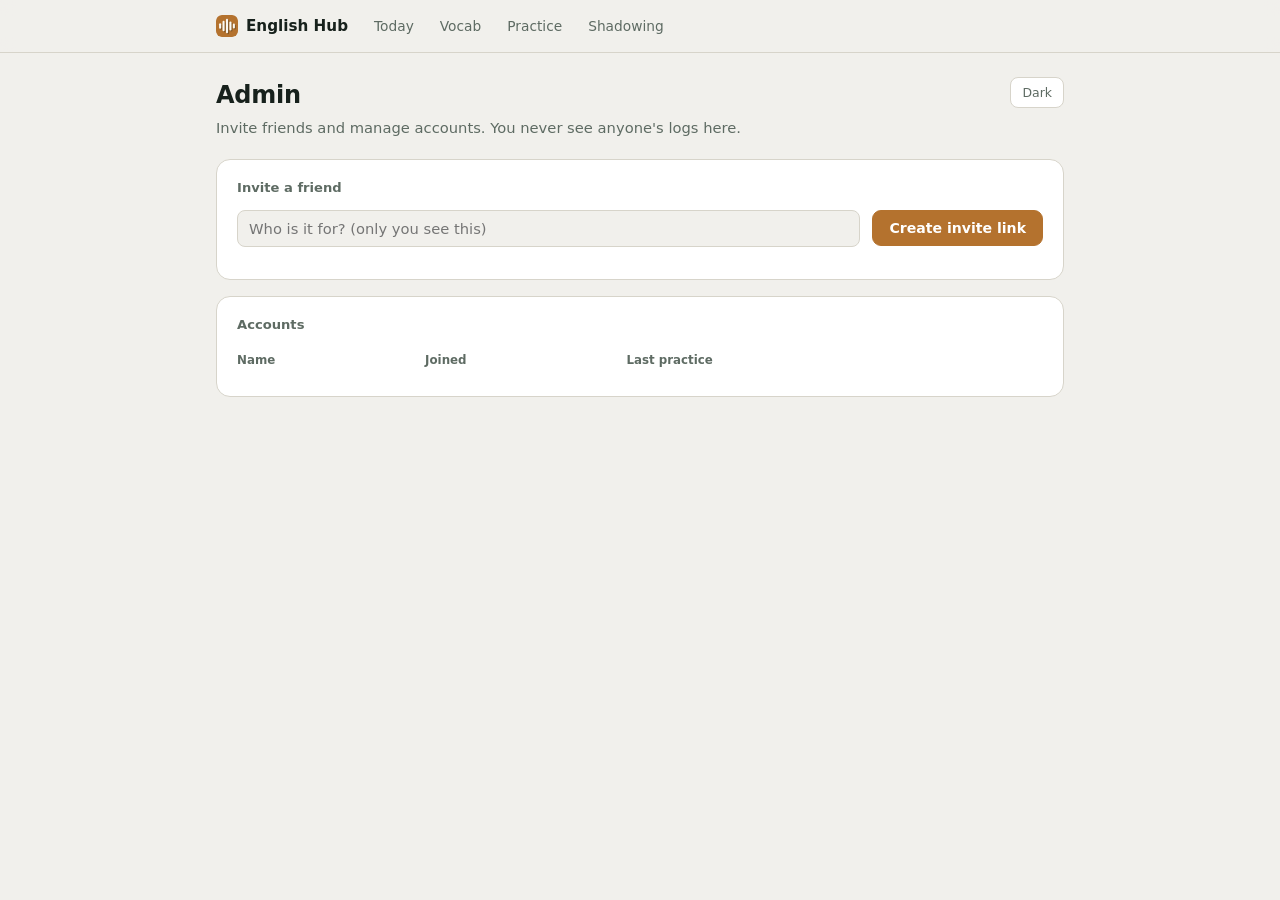
<file: web/admin.html>
<!DOCTYPE html>
<html lang="en">
<head>
<meta charset="UTF-8">
<meta name="viewport" content="width=device-width, initial-scale=1, viewport-fit=cover">
<title>Admin · English Hub</title>
<link rel="icon" href="/icons/icon.svg" type="image/svg+xml">
<link rel="icon" href="/icons/icon-32.png" type="image/png" sizes="32x32">
<link rel="apple-touch-icon" href="/apple-touch-icon.png">
<link rel="manifest" href="/manifest.webmanifest">
<meta name="theme-color" content="#1F6FD1">
<link rel="preconnect" href="https://fonts.googleapis.com">
<link rel="preconnect" href="https://fonts.gstatic.com" crossorigin>
<link href="https://fonts.googleapis.com/css2?family=Plus+Jakarta+Sans:wght@400;500;600;700;800&family=JetBrains+Mono:wght@500;700&display=swap" rel="stylesheet">
<link rel="stylesheet" href="/static/app.css">
<style>
  .linkbox { display: flex; gap: 8px; margin-top: 12px; }
  .linkbox input { flex: 1; min-width: 0; font-family: 'JetBrains Mono', ui-monospace, monospace; font-size: 0.8rem; }
  table { width: 100%; border-collapse: collapse; font-size: 0.86rem; }
  th { text-align: left; font-size: 0.74rem; color: var(--muted); font-weight: 600; padding: 6px 8px 8px 0; }
  td { padding: 10px 8px 10px 0; border-top: 1px solid var(--line); vertical-align: middle; }
  td.actions { text-align: right; white-space: nowrap; }
  .tag { font-size: 0.68rem; font-weight: 600; padding: 2px 7px; border-radius: 99px; background: var(--surface-2); color: var(--muted); margin-left: 6px; }
  .off { opacity: 0.55; }
  @media (max-width: 600px) { .hide-sm { display: none; } }
</style>
</head>
<body class="hub">
<nav id="appNav"></nav>
<div class="wrap">

  <header class="page-head">
    <div>
      <h1>Admin</h1>
      <p>Invite friends and manage accounts. You never see anyone's logs here.</p>
    </div>
    <button class="theme-btn" id="themeToggle" type="button">Dark</button>
  </header>

  <section class="card">
    <h2>Invite a friend</h2>
    <div class="row">
      <div class="field" style="margin:0"><input class="input" id="note" placeholder="Who is it for? (only you see this)" maxlength="200"></div>
      <div style="flex:0 0 auto;min-width:0"><button class="btn primary" id="inviteBtn" type="button">Create invite link</button></div>
    </div>
    <div id="linkOut" hidden>
      <div class="linkbox"><input class="input" id="linkUrl" readonly><button class="btn" id="copyBtn" type="button">Copy</button></div>
      <p class="muted small" id="linkNote" style="margin:8px 0 0"></p>
    </div>
    <div id="pending" style="margin-top:14px"></div>
  </section>

  <section class="card">
    <h2>Accounts</h2>
    <table>
      <thead><tr><th>Name</th><th class="hide-sm">Joined</th><th class="hide-sm">Last practice</th><th></th></tr></thead>
      <tbody id="users"></tbody>
    </table>
  </section>

</div>
<script src="/static/app.js"></script>
<script>
(function () {
  "use strict";
  var $ = function (id) { return document.getElementById(id); };
  var meId = null;

  function showLink(url, note) {
    $("linkOut").hidden = false;
    $("linkUrl").value = url;
    $("linkNote").textContent = note;
    $("linkUrl").select();
  }

  $("copyBtn").addEventListener("click", function () {
    var v = $("linkUrl").value;
    (navigator.clipboard ? navigator.clipboard.writeText(v) : Promise.reject()).then(function () {
      Hub.toast("Copied. Send it to your friend.");
    }).catch(function () { $("linkUrl").select(); document.execCommand("copy"); Hub.toast("Copied."); });
  });

  $("inviteBtn").addEventListener("click", function () {
    Hub.api("POST", "/api/admin/invites", { note: $("note").value }).then(function (r) {
      showLink(r.url, "Works once, for " + r.days + " days. Anyone with this link can create an account, so send it privately.");
      $("note").value = "";
      loadInvites();
    }).catch(function (e) { Hub.toast(e.message); });
  });

  function loadInvites() {
    return Hub.api("GET", "/api/admin/invites").then(function (list) {
      var box = $("pending");
      box.innerHTML = "";
      if (!list.length) return;
      var h = document.createElement("div");
      h.className = "muted small";
      h.textContent = "Unused invites:";
      box.appendChild(h);
      list.forEach(function (inv) {
        var row = document.createElement("div");
        row.className = "btn-row small";
        row.style.cssText = "display:flex;justify-content:space-between;align-items:center;padding:6px 0;border-top:1px solid var(--line)";
        var t = document.createElement("span");
        t.textContent = (inv.note || "(no note)") + " · expires " + inv.expires_at.slice(0, 10);
        var b = document.createElement("button");
        b.className = "btn small danger";
        b.type = "button";
        b.textContent = "Revoke";
        Hub.armed(b, "Revoke?", function () {
          Hub.api("DELETE", "/api/admin/invites/" + inv.id).then(loadInvites);
        });
        row.appendChild(t);
        row.appendChild(b);
        box.appendChild(row);
      });
    });
  }

  function loadUsers() {
    return Hub.api("GET", "/api/admin/users").then(function (list) {
      var tb = $("users");
      tb.innerHTML = "";
      list.forEach(function (u) {
        var tr = document.createElement("tr");
        if (!u.isActive) tr.className = "off";
        var name = document.createElement("td");
        name.textContent = u.displayName + " ";
        var un = document.createElement("span");
        un.className = "muted small mono";
        un.textContent = u.username;
        name.appendChild(un);
        if (u.isAdmin) { var t = document.createElement("span"); t.className = "tag"; t.textContent = "admin"; name.appendChild(t); }
        if (!u.isActive) { var t2 = document.createElement("span"); t2.className = "tag"; t2.textContent = "off"; name.appendChild(t2); }
        var joined = document.createElement("td");
        joined.className = "hide-sm muted small";
        joined.textContent = u.createdAt.slice(0, 10);
        var last = document.createElement("td");
        last.className = "hide-sm muted small";
        last.textContent = u.lastActive || "–";
        var act = document.createElement("td");
        act.className = "actions";
        var reset = document.createElement("button");
        reset.className = "btn small";
        reset.type = "button";
        reset.textContent = "Reset password";
        reset.addEventListener("click", function () {
          Hub.api("POST", "/api/admin/users/" + u.id + "/reset").then(function (r) {
            showLink(r.url, "Password-reset link for " + u.displayName + ". Works once, for " + r.days + " days.");
            window.scrollTo({ top: 0, behavior: "smooth" });
          }).catch(function (e) { Hub.toast(e.message); });
        });
        act.appendChild(reset);
        if (u.id !== meId) {
          var tog = document.createElement("button");
          tog.className = "btn small" + (u.isActive ? " danger" : "");
          tog.type = "button";
          tog.style.marginLeft = "6px";
          tog.textContent = u.isActive ? "Turn off" : "Turn on";
          var run = function () {
            Hub.api("PUT", "/api/admin/users/" + u.id + "/active", { active: !u.isActive }).then(loadUsers)
              .catch(function (e) { Hub.toast(e.message); });
          };
          if (u.isActive) Hub.armed(tog, "Sure?", run); else tog.addEventListener("click", run);
          act.appendChild(tog);
        }
        tr.appendChild(name); tr.appendChild(joined); tr.appendChild(last); tr.appendChild(act);
        tb.appendChild(tr);
      });
    });
  }

  Hub.setupTheme();
  Hub.me().then(function (m) { meId = m.id; return Promise.all([loadUsers(), loadInvites()]); })
    .catch(function (e) { Hub.toast(e.message); });
})();
</script>
</body>
</html>
</file>
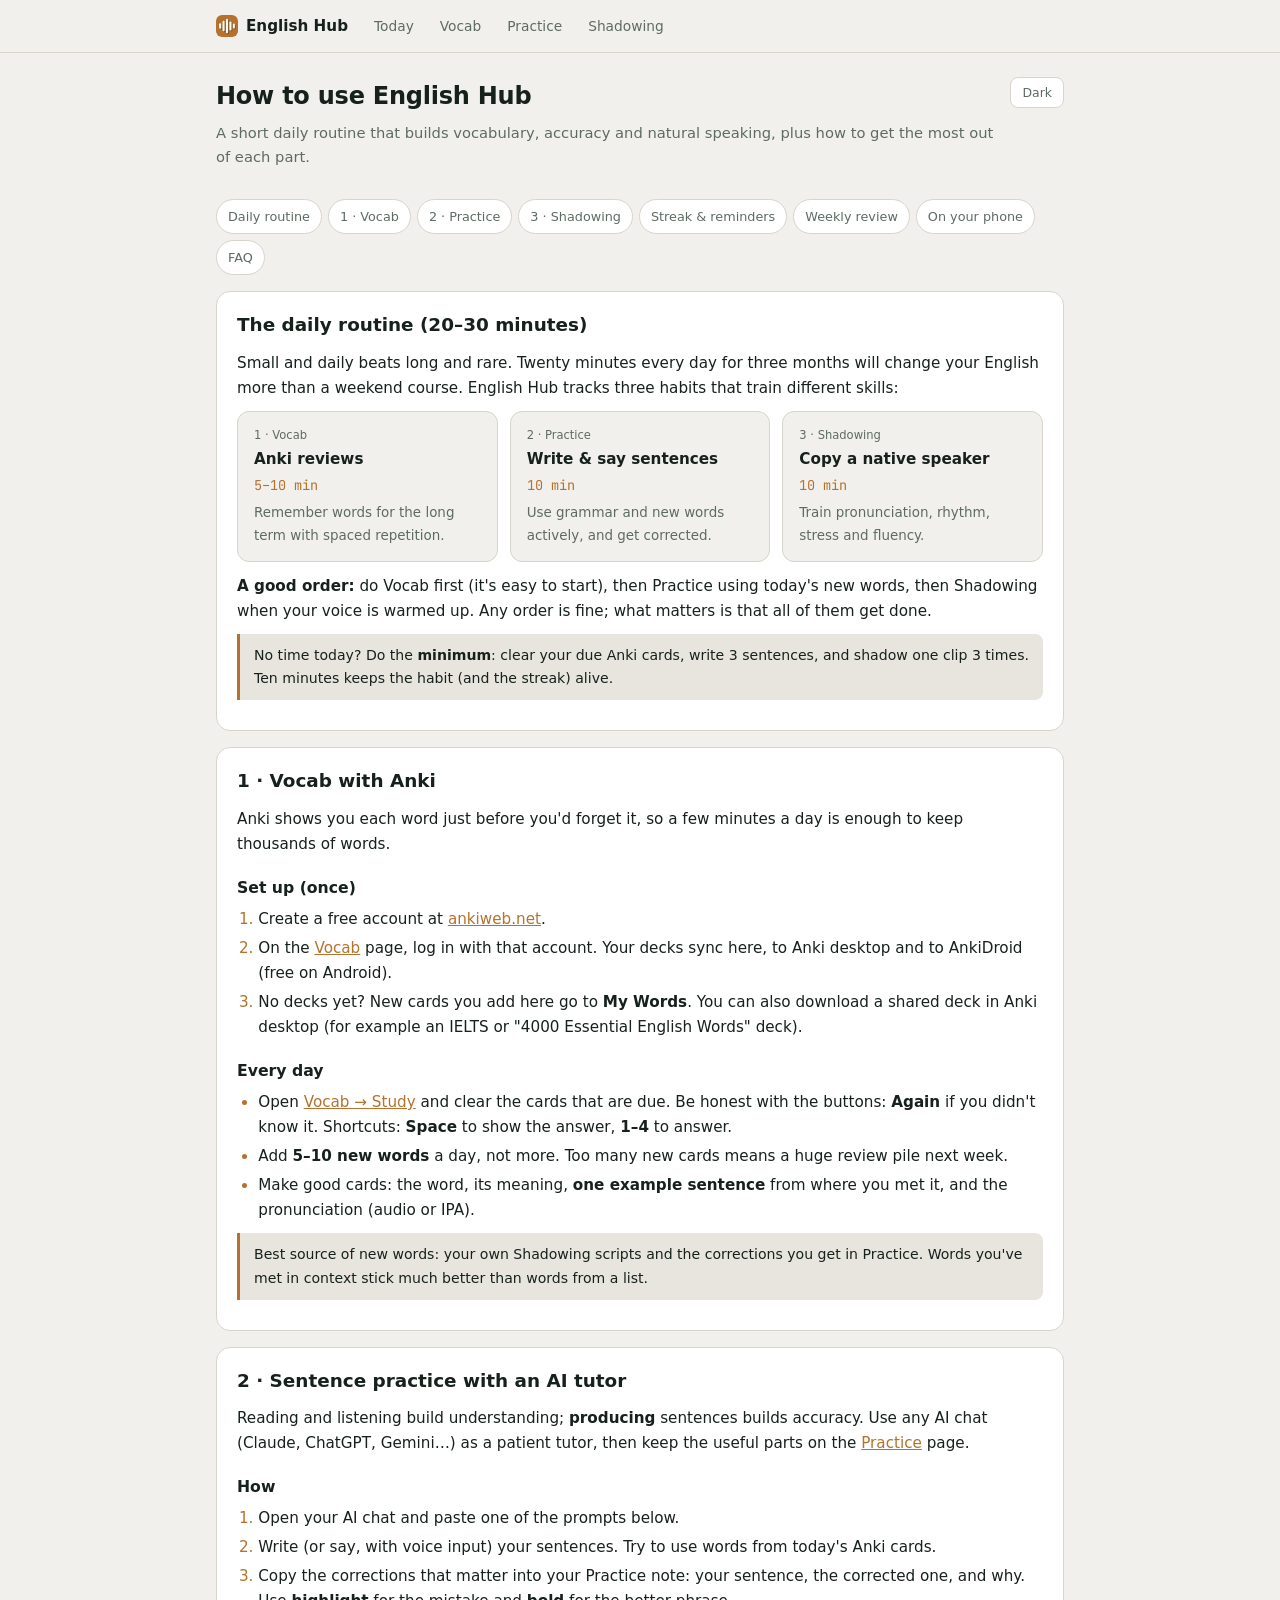
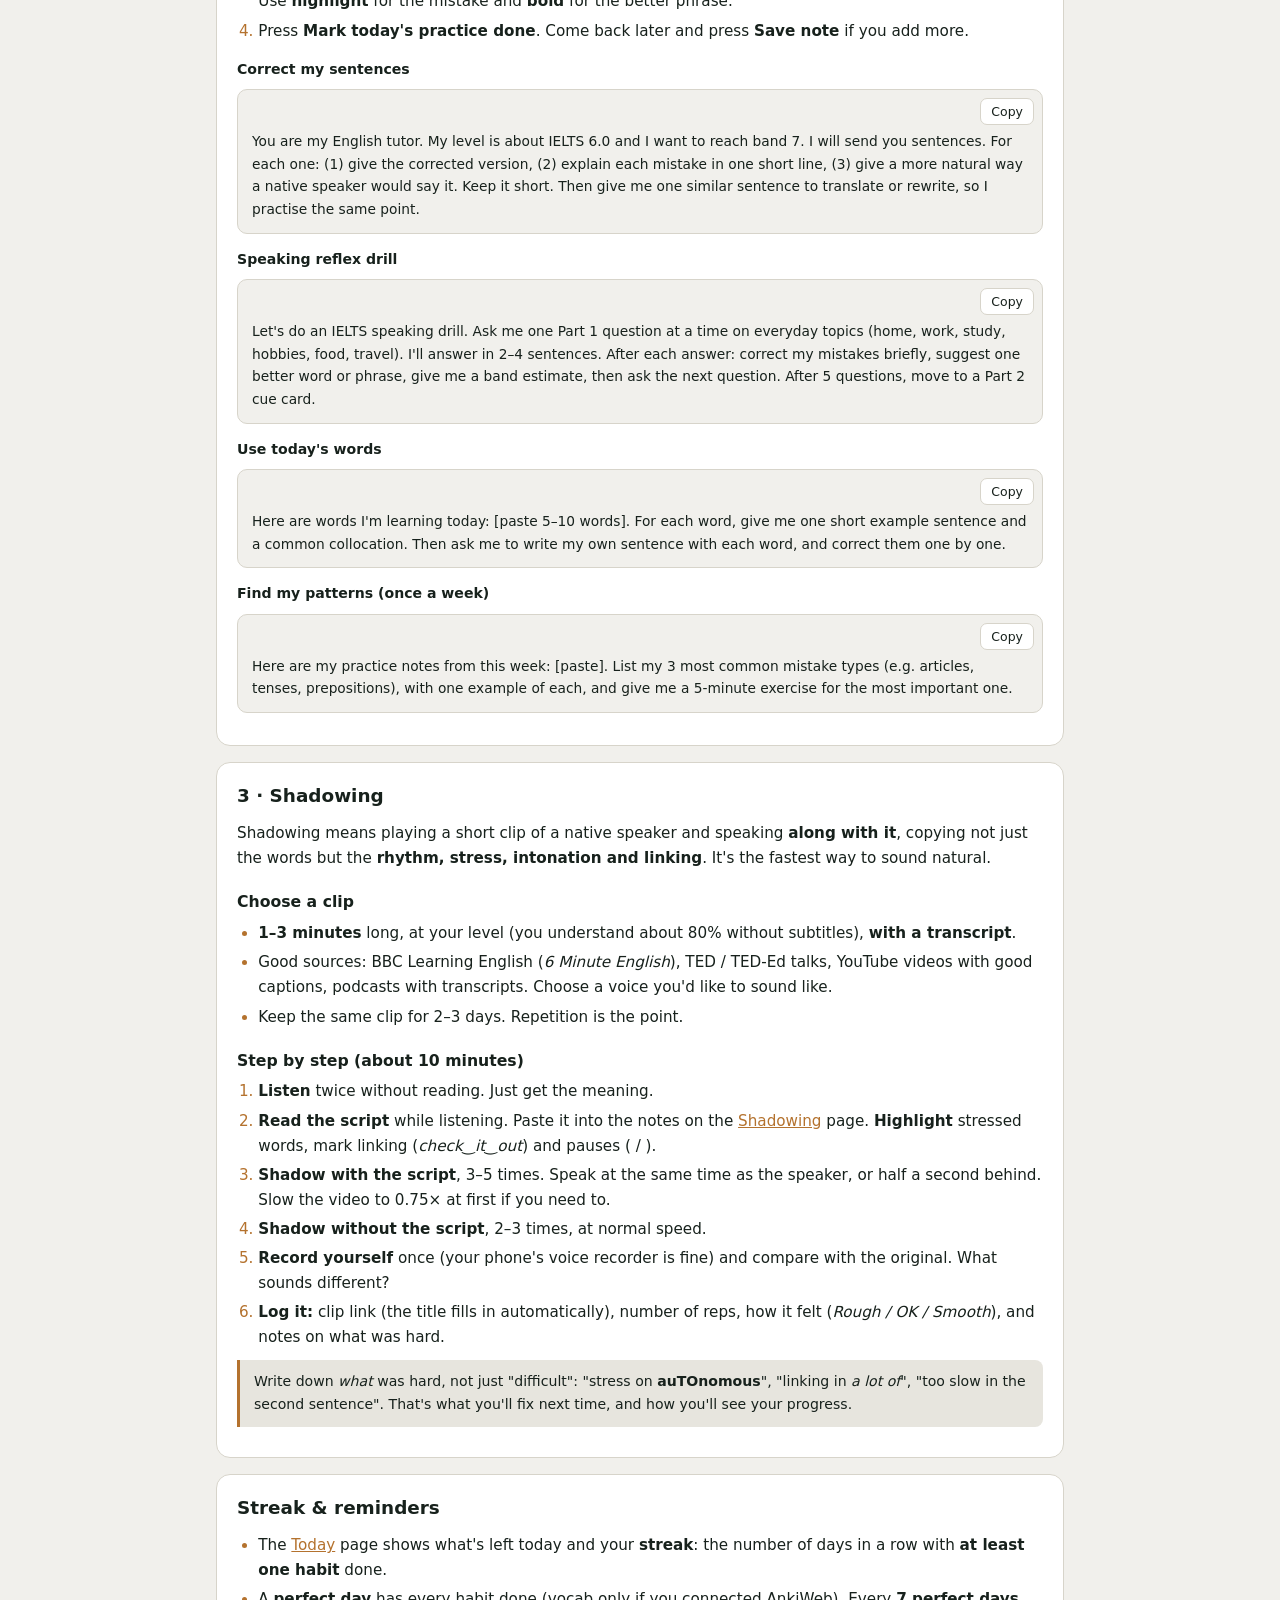
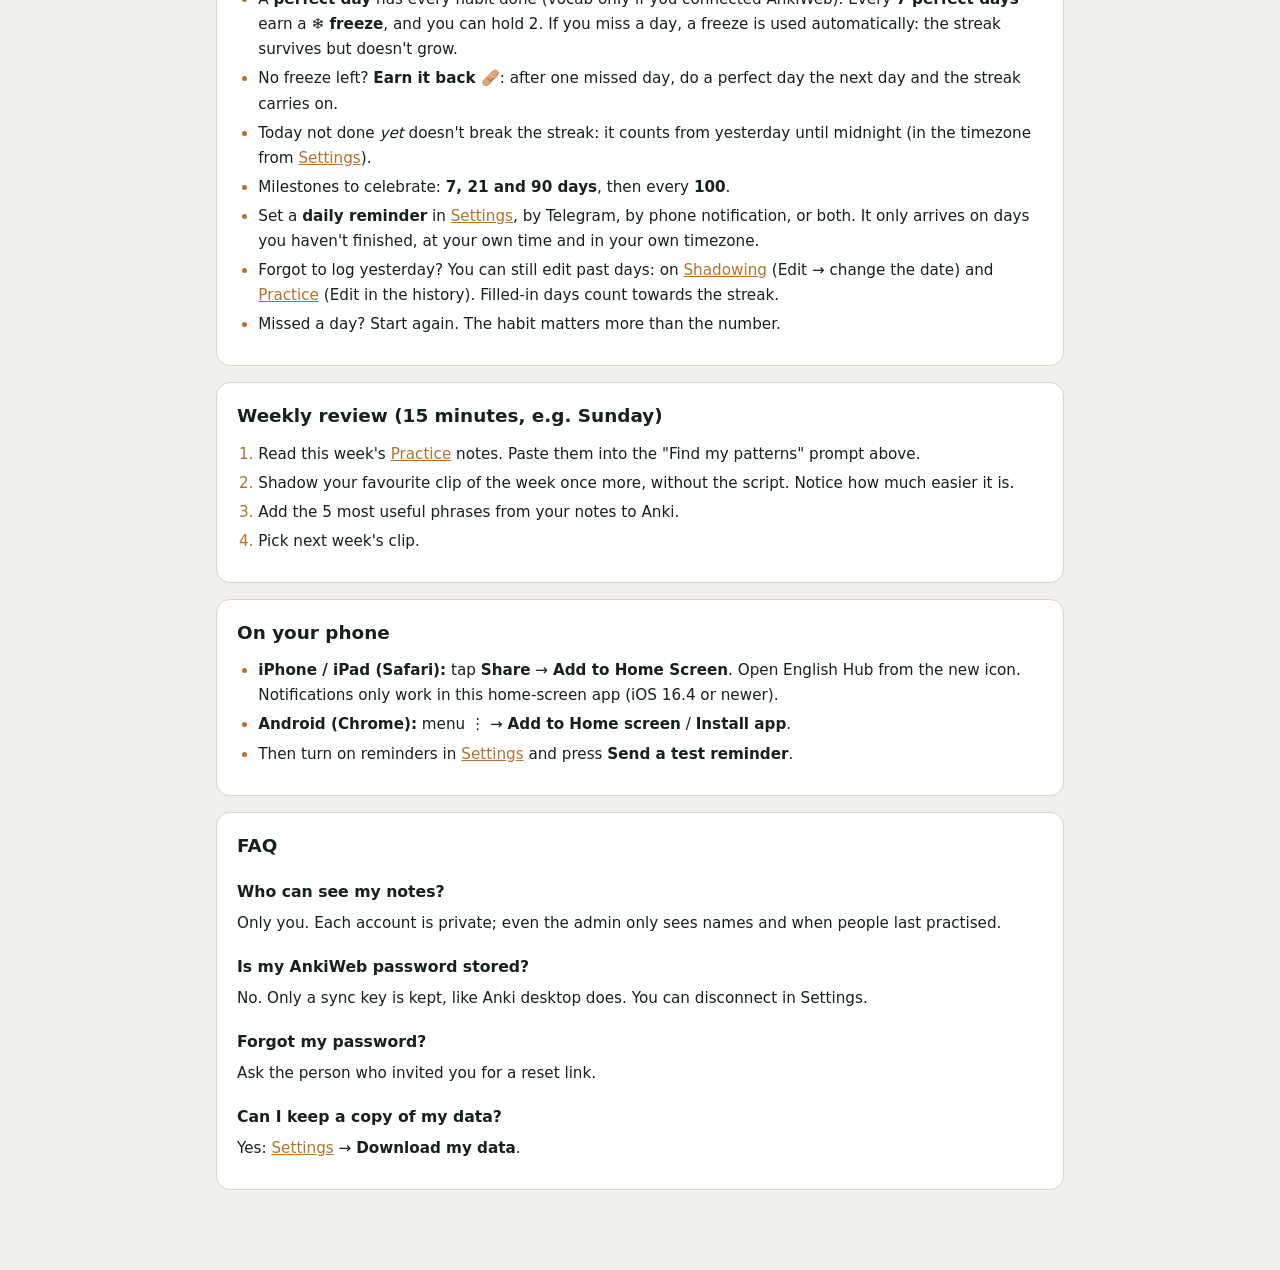
<file: web/guide.html>
<!DOCTYPE html>
<html lang="en">
<head>
<meta charset="UTF-8">
<meta name="viewport" content="width=device-width, initial-scale=1, viewport-fit=cover">
<title>Guide · English Hub</title>
<link rel="icon" href="/icons/icon.svg" type="image/svg+xml">
<link rel="icon" href="/icons/icon-32.png" type="image/png" sizes="32x32">
<link rel="apple-touch-icon" href="/apple-touch-icon.png">
<link rel="manifest" href="/manifest.webmanifest">
<meta name="theme-color" content="#1F6FD1">
<link rel="preconnect" href="https://fonts.googleapis.com">
<link rel="preconnect" href="https://fonts.gstatic.com" crossorigin>
<link href="https://fonts.googleapis.com/css2?family=Plus+Jakarta+Sans:wght@400;500;600;700;800&family=JetBrains+Mono:wght@500;700&display=swap" rel="stylesheet">
<link rel="stylesheet" href="/static/app.css">
<style>
  .guide { line-height: 1.65; font-size: 0.95rem; }
  .guide h2 { font-size: 1.15rem; color: var(--text); margin: 0 0 10px; font-weight: 700; scroll-margin-top: 70px; }
  .guide h3 { font-size: 0.98rem; margin: 18px 0 6px; }
  .guide p { margin: 0 0 10px; }
  .guide ul, .guide ol { margin: 0 0 10px; padding-left: 1.4em; }
  .guide li { margin-bottom: 4px; }
  .guide li::marker { color: var(--accent); }
  .toc { display: flex; flex-wrap: wrap; gap: 6px; margin-bottom: 16px; }
  .toc a { font-size: 0.8rem; padding: 6px 11px; border-radius: 99px; background: var(--surface); border: 1px solid var(--line); text-decoration: none; color: var(--muted) !important; }
  .toc a:hover { border-color: var(--accent); color: var(--accent) !important; }
  .routine { display: grid; grid-template-columns: repeat(3, 1fr); gap: 12px; margin: 6px 0 12px; }
  @media (max-width: 680px) { .routine { grid-template-columns: 1fr; } }
  .step { border: 1px solid var(--line); border-radius: 12px; padding: 14px 16px; background: var(--bg); }
  .step .n { font-size: 0.72rem; color: var(--muted); }
  .step .t { font-weight: 700; margin: 2px 0 2px; }
  .step .m { font-family: 'JetBrains Mono', ui-monospace, monospace; color: var(--accent); font-size: 0.85rem; }
  .step p { font-size: 0.84rem; color: var(--muted); margin: 6px 0 0; }
  .prompt { position: relative; background: var(--bg); border: 1px solid var(--line); border-radius: 10px; padding: 12px 14px; margin: 8px 0 14px; font-size: 0.86rem; white-space: pre-wrap; }
  .prompt .copy { position: absolute; top: 8px; right: 8px; }
  .prompt-title { font-weight: 600; font-size: 0.88rem; margin-top: 14px; }
  .tip { border-left: 3px solid var(--accent); background: var(--surface-2); border-radius: 0 8px 8px 0; padding: 10px 14px; margin: 10px 0 12px; font-size: 0.88rem; }
  .guide table { width: 100%; border-collapse: collapse; font-size: 0.86rem; margin: 6px 0 12px; }
  .guide th, .guide td { text-align: left; padding: 7px 8px 7px 0; border-top: 1px solid var(--line); vertical-align: top; }
  .guide th { font-size: 0.74rem; color: var(--muted); border-top: none; }
</style>
</head>
<body class="hub">
<nav id="appNav"></nav>
<div class="wrap guide">

  <header class="page-head">
    <div>
      <h1>How to use English Hub</h1>
      <p>A short daily routine that builds vocabulary, accuracy and natural speaking, plus how to get the most out of each part.</p>
    </div>
    <button class="theme-btn" id="themeToggle" type="button">Dark</button>
  </header>

  <nav class="toc" aria-label="On this page">
    <a href="#routine">Daily routine</a>
    <a href="#vocab">1 · Vocab</a>
    <a href="#practice">2 · Practice</a>
    <a href="#shadowing">3 · Shadowing</a>
    <a href="#streak">Streak &amp; reminders</a>
    <a href="#weekly">Weekly review</a>
    <a href="#phone">On your phone</a>
    <a href="#faq">FAQ</a>
  </nav>

  <section class="card" id="routine">
    <h2>The daily routine (20–30 minutes)</h2>
    <p>Small and daily beats long and rare. Twenty minutes every day for three months will change your English more than a weekend course. English Hub tracks three habits that train different skills:</p>
    <div class="routine">
      <div class="step"><div class="n">1 · Vocab</div><div class="t">Anki reviews</div><div class="m">5–10 min</div><p>Remember words for the long term with spaced repetition.</p></div>
      <div class="step"><div class="n">2 · Practice</div><div class="t">Write &amp; say sentences</div><div class="m">10 min</div><p>Use grammar and new words actively, and get corrected.</p></div>
      <div class="step"><div class="n">3 · Shadowing</div><div class="t">Copy a native speaker</div><div class="m">10 min</div><p>Train pronunciation, rhythm, stress and fluency.</p></div>
    </div>
    <p><b>A good order:</b> do Vocab first (it's easy to start), then Practice using today's new words, then Shadowing when your voice is warmed up. Any order is fine; what matters is that all of them get done.</p>
    <div class="tip">No time today? Do the <b>minimum</b>: clear your due Anki cards, write 3 sentences, and shadow one clip 3 times. Ten minutes keeps the habit (and the streak) alive.</div>
  </section>

  <section class="card" id="vocab">
    <h2>1 · Vocab with Anki</h2>
    <p>Anki shows you each word just before you'd forget it, so a few minutes a day is enough to keep thousands of words.</p>
    <h3>Set up (once)</h3>
    <ol>
      <li>Create a free account at <a href="https://ankiweb.net" target="_blank" rel="noopener">ankiweb.net</a>.</li>
      <li>On the <a href="/vocab">Vocab</a> page, log in with that account. Your decks sync here, to Anki desktop and to AnkiDroid (free on Android).</li>
      <li>No decks yet? New cards you add here go to <b>My Words</b>. You can also download a shared deck in Anki desktop (for example an IELTS or "4000 Essential English Words" deck).</li>
    </ol>
    <h3>Every day</h3>
    <ul>
      <li>Open <a href="/vocab#study">Vocab → Study</a> and clear the cards that are due. Be honest with the buttons: <b>Again</b> if you didn't know it. Shortcuts: <b>Space</b> to show the answer, <b>1–4</b> to answer.</li>
      <li>Add <b>5–10 new words</b> a day, not more. Too many new cards means a huge review pile next week.</li>
      <li>Make good cards: the word, its meaning, <b>one example sentence</b> from where you met it, and the pronunciation (audio or IPA).</li>
    </ul>
    <div class="tip">Best source of new words: your own Shadowing scripts and the corrections you get in Practice. Words you've met in context stick much better than words from a list.</div>
  </section>

  <section class="card" id="practice">
    <h2>2 · Sentence practice with an AI tutor</h2>
    <p>Reading and listening build understanding; <b>producing</b> sentences builds accuracy. Use any AI chat (Claude, ChatGPT, Gemini…) as a patient tutor, then keep the useful parts on the <a href="/practice">Practice</a> page.</p>
    <h3>How</h3>
    <ol>
      <li>Open your AI chat and paste one of the prompts below.</li>
      <li>Write (or say, with voice input) your sentences. Try to use words from today's Anki cards.</li>
      <li>Copy the corrections that matter into your Practice note: your sentence, the corrected one, and why. Use <b>highlight</b> for the mistake and <b>bold</b> for the better phrase.</li>
      <li>Press <b>Mark today's practice done</b>. Come back later and press <b>Save note</b> if you add more.</li>
    </ol>

    <div class="prompt-title">Correct my sentences</div>
    <div class="prompt" data-prompt>You are my English tutor. My level is about IELTS 6.0 and I want to reach band 7. I will send you sentences. For each one: (1) give the corrected version, (2) explain each mistake in one short line, (3) give a more natural way a native speaker would say it. Keep it short. Then give me one similar sentence to translate or rewrite, so I practise the same point.</div>

    <div class="prompt-title">Speaking reflex drill</div>
    <div class="prompt" data-prompt>Let's do an IELTS speaking drill. Ask me one Part 1 question at a time on everyday topics (home, work, study, hobbies, food, travel). I'll answer in 2–4 sentences. After each answer: correct my mistakes briefly, suggest one better word or phrase, give me a band estimate, then ask the next question. After 5 questions, move to a Part 2 cue card.</div>

    <div class="prompt-title">Use today's words</div>
    <div class="prompt" data-prompt>Here are words I'm learning today: [paste 5–10 words]. For each word, give me one short example sentence and a common collocation. Then ask me to write my own sentence with each word, and correct them one by one.</div>

    <div class="prompt-title">Find my patterns (once a week)</div>
    <div class="prompt" data-prompt>Here are my practice notes from this week: [paste]. List my 3 most common mistake types (e.g. articles, tenses, prepositions), with one example of each, and give me a 5-minute exercise for the most important one.</div>
  </section>

  <section class="card" id="shadowing">
    <h2>3 · Shadowing</h2>
    <p>Shadowing means playing a short clip of a native speaker and speaking <b>along with it</b>, copying not just the words but the <b>rhythm, stress, intonation and linking</b>. It's the fastest way to sound natural.</p>
    <h3>Choose a clip</h3>
    <ul>
      <li><b>1–3 minutes</b> long, at your level (you understand about 80% without subtitles), <b>with a transcript</b>.</li>
      <li>Good sources: BBC Learning English (<i>6 Minute English</i>), TED / TED-Ed talks, YouTube videos with good captions, podcasts with transcripts. Choose a voice you'd like to sound like.</li>
      <li>Keep the same clip for 2–3 days. Repetition is the point.</li>
    </ul>
    <h3>Step by step (about 10 minutes)</h3>
    <ol>
      <li><b>Listen</b> twice without reading. Just get the meaning.</li>
      <li><b>Read the script</b> while listening. Paste it into the notes on the <a href="/shadowing">Shadowing</a> page. <b>Highlight</b> stressed words, mark linking (<i>check‿it‿out</i>) and pauses ( / ).</li>
      <li><b>Shadow with the script</b>, 3–5 times. Speak at the same time as the speaker, or half a second behind. Slow the video to 0.75× at first if you need to.</li>
      <li><b>Shadow without the script</b>, 2–3 times, at normal speed.</li>
      <li><b>Record yourself</b> once (your phone's voice recorder is fine) and compare with the original. What sounds different?</li>
      <li><b>Log it:</b> clip link (the title fills in automatically), number of reps, how it felt (<i>Rough / OK / Smooth</i>), and notes on what was hard.</li>
    </ol>
    <div class="tip">Write down <i>what</i> was hard, not just "difficult": "stress on <b>auTOnomous</b>", "linking in <i>a lot of</i>", "too slow in the second sentence". That's what you'll fix next time, and how you'll see your progress.</div>
  </section>

  <section class="card" id="streak">
    <h2>Streak &amp; reminders</h2>
    <ul>
      <li>The <a href="/">Today</a> page shows what's left today and your <b>streak</b>: the number of days in a row with <b>at least one habit</b> done.</li>
      <li>A <b>perfect day</b> has every habit done (vocab only if you connected AnkiWeb). Every <b>7 perfect days</b> earn a <b>❄️ freeze</b>, and you can hold 2. If you miss a day, a freeze is used automatically: the streak survives but doesn't grow.</li>
      <li>No freeze left? <b>Earn it back 🩹</b>: after one missed day, do a perfect day the next day and the streak carries on.</li>
      <li>Today not done <i>yet</i> doesn't break the streak: it counts from yesterday until midnight (in the timezone from <a href="/settings">Settings</a>).</li>
      <li>Milestones to celebrate: <b>7, 21 and 90 days</b>, then every <b>100</b>.</li>
      <li>Set a <b>daily reminder</b> in <a href="/settings">Settings</a>, by Telegram, by phone notification, or both. It only arrives on days you haven't finished, at your own time and in your own timezone.</li>
      <li>Forgot to log yesterday? You can still edit past days: on <a href="/shadowing">Shadowing</a> (Edit → change the date) and <a href="/practice">Practice</a> (Edit in the history). Filled-in days count towards the streak.</li>
      <li>Missed a day? Start again. The habit matters more than the number.</li>
    </ul>
  </section>

  <section class="card" id="weekly">
    <h2>Weekly review (15 minutes, e.g. Sunday)</h2>
    <ol>
      <li>Read this week's <a href="/practice">Practice</a> notes. Paste them into the "Find my patterns" prompt above.</li>
      <li>Shadow your favourite clip of the week once more, without the script. Notice how much easier it is.</li>
      <li>Add the 5 most useful phrases from your notes to Anki.</li>
      <li>Pick next week's clip.</li>
    </ol>
  </section>

  <section class="card" id="phone">
    <h2>On your phone</h2>
    <ul>
      <li><b>iPhone / iPad (Safari):</b> tap <b>Share</b> → <b>Add to Home Screen</b>. Open English Hub from the new icon. Notifications only work in this home-screen app (iOS 16.4 or newer).</li>
      <li><b>Android (Chrome):</b> menu ⋮ → <b>Add to Home screen</b> / <b>Install app</b>.</li>
      <li>Then turn on reminders in <a href="/settings">Settings</a> and press <b>Send a test reminder</b>.</li>
    </ul>
  </section>

  <section class="card" id="faq">
    <h2>FAQ</h2>
    <h3>Who can see my notes?</h3>
    <p>Only you. Each account is private; even the admin only sees names and when people last practised.</p>
    <h3>Is my AnkiWeb password stored?</h3>
    <p>No. Only a sync key is kept, like Anki desktop does. You can disconnect in Settings.</p>
    <h3>Forgot my password?</h3>
    <p>Ask the person who invited you for a reset link.</p>
    <h3>Can I keep a copy of my data?</h3>
    <p>Yes: <a href="/settings">Settings</a> → <b>Download my data</b>.</p>
  </section>

</div>
<script src="/static/app.js"></script>
<script>
(function () {
  "use strict";
  // Copy buttons for the AI prompts.
  document.querySelectorAll("[data-prompt]").forEach(function (box) {
    var text = box.textContent;
    var btn = document.createElement("button");
    btn.type = "button";
    btn.className = "btn small copy";
    btn.textContent = "Copy";
    btn.addEventListener("click", function () {
      var done = function () { Hub.toast("Prompt copied. Paste it into your AI chat."); };
      if (navigator.clipboard) navigator.clipboard.writeText(text).then(done, function () { Hub.toast("Select the text and copy it."); });
      else Hub.toast("Select the text and copy it.");
    });
    box.style.paddingTop = "40px";
    box.appendChild(btn);
  });
  Hub.setupTheme();
})();
</script>
</body>
</html>
</file>
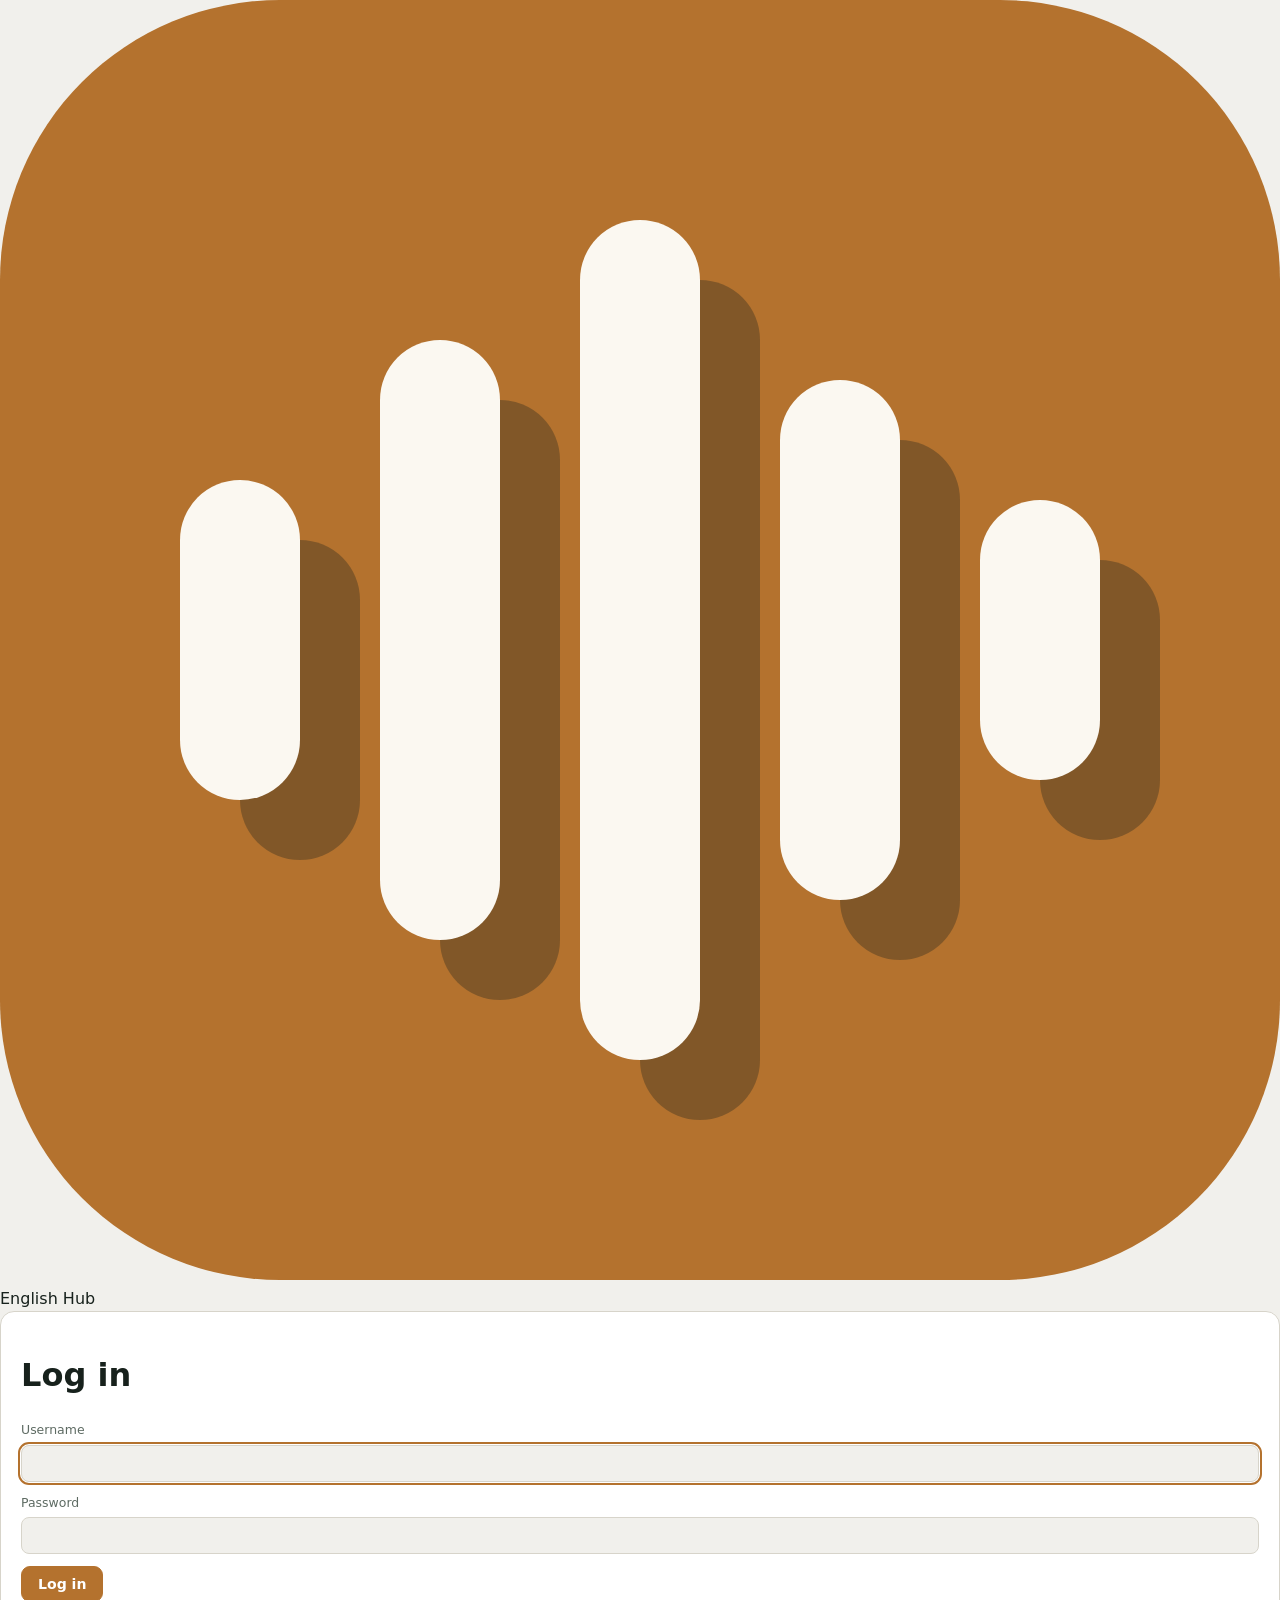
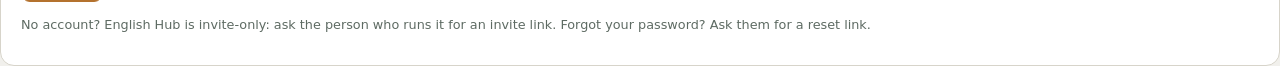
<file: web/login.html>
<!DOCTYPE html>
<html lang="en">
<head>
<meta charset="UTF-8">
<meta name="viewport" content="width=device-width, initial-scale=1, viewport-fit=cover">
<title>Log in · English Hub</title>
<link rel="icon" href="/icons/icon.svg" type="image/svg+xml">
<link rel="icon" href="/icons/icon-32.png" type="image/png" sizes="32x32">
<link rel="apple-touch-icon" href="/apple-touch-icon.png">
<link rel="manifest" href="/manifest.webmanifest">
<meta name="theme-color" content="#1F6FD1">
<link rel="preconnect" href="https://fonts.googleapis.com">
<link rel="preconnect" href="https://fonts.gstatic.com" crossorigin>
<link href="https://fonts.googleapis.com/css2?family=Plus+Jakarta+Sans:wght@400;500;600;700;800&family=JetBrains+Mono:wght@500;700&display=swap" rel="stylesheet">
<link rel="stylesheet" href="/static/app.css">
</head>
<body class="hub">
<div class="auth-wrap">
  <div class="auth-brand"><img src="/icons/icon.svg" alt=""><span>English Hub</span></div>
  <form class="card auth-card" id="form">
    <h1>Log in</h1>
    <div class="field">
      <label for="username">Username</label>
      <input class="input" id="username" autocomplete="username" autocapitalize="off" spellcheck="false" required autofocus>
    </div>
    <div class="field">
      <label for="password">Password</label>
      <input class="input" id="password" type="password" autocomplete="current-password" required>
    </div>
    <p class="form-error" id="error" role="alert" hidden></p>
    <button class="btn primary block" id="submit" type="submit">Log in</button>
    <p class="muted small auth-foot">No account? English Hub is invite-only: ask the person who runs it for an invite link. Forgot your password? Ask them for a reset link.</p>
  </form>
</div>
<script src="/static/app.js"></script>
<script>
(function () {
  "use strict";
  var form = document.getElementById("form");
  var err = document.getElementById("error");
  form.addEventListener("submit", function (e) {
    e.preventDefault();
    err.hidden = true;
    var btn = document.getElementById("submit");
    btn.disabled = true;
    Hub.api("POST", "/api/auth/login", {
      username: document.getElementById("username").value,
      password: document.getElementById("password").value,
      next: new URLSearchParams(location.search).get("next") || "/"
    }).then(function (r) {
      location.replace(r.next || "/");
    }).catch(function (e2) {
      err.textContent = e2.message;
      err.hidden = false;
      btn.disabled = false;
    });
  });
})();
</script>
</body>
</html>
</file>
<file: static/app.css>
/* Shared look for English Hub pages. shadowing.html keeps its own styles and only uses the nav. */
:root {
  --bg: #F1F0EC;
  --surface: #FFFFFF;
  --surface-2: #E7E5DE;
  --text: #17211C;
  --muted: #5E6B63;
  --line: #D7D4CA;
  --accent: #B4722E;
  --accent-ink: #FFFFFF;
  --success: #2F7A66;
  --danger: #B3412E;
  --wave-track: #DEDBD1;
  --new: #2D6FB7;
  --learn: #B3412E;
  --review: #2F7A66;
}
@media (prefers-color-scheme: dark) {
  :root:not([data-theme="light"]) {
    --bg: #11181A;
    --surface: #19221F;
    --surface-2: #212B27;
    --text: #ECEAE2;
    --muted: #8FA099;
    --line: #2B3733;
    --accent: #E0A458;
    --accent-ink: #1A140A;
    --success: #5FB8A0;
    --danger: #E07A66;
    --wave-track: #263330;
    --new: #7FB2EA;
    --learn: #E98F7C;
    --review: #5FB8A0;
  }
}
:root[data-theme="dark"] {
  --bg: #11181A;
  --surface: #19221F;
  --surface-2: #212B27;
  --text: #ECEAE2;
  --muted: #8FA099;
  --line: #2B3733;
  --accent: #E0A458;
  --accent-ink: #1A140A;
  --success: #5FB8A0;
  --danger: #E07A66;
  --wave-track: #263330;
  --new: #7FB2EA;
  --learn: #E98F7C;
  --review: #5FB8A0;
}

/* ---- Top navigation (used by every page) ---- */
.app-nav {
  position: sticky;
  top: 0;
  z-index: 10;
  background: color-mix(in srgb, var(--bg) 88%, transparent);
  backdrop-filter: blur(8px);
  -webkit-backdrop-filter: blur(8px);
  border-bottom: 1px solid var(--line);
  padding-top: env(safe-area-inset-top, 0px);
}
.app-nav .nav-inner {
  max-width: 880px;
  margin: 0 auto;
  padding: 0 16px;
  display: flex;
  align-items: center;
  gap: 14px;
  height: 52px;
}
.app-nav .brand {
  display: flex;
  align-items: center;
  gap: 8px;
  font-weight: 700;
  font-size: 0.95rem;
  color: var(--text);
  text-decoration: none;
  flex-shrink: 0;
}
.app-nav .brand img { width: 22px; height: 22px; border-radius: 6px; }
.app-nav .tabs {
  display: flex;
  gap: 2px;
  overflow-x: auto;
  scrollbar-width: none;
  flex: 1;
  min-width: 0;
}
.app-nav .tabs::-webkit-scrollbar { display: none; }
.app-nav .tabs a {
  padding: 7px 12px;
  border-radius: 8px;
  color: var(--muted);
  text-decoration: none;
  font-size: 0.86rem;
  font-weight: 500;
  white-space: nowrap;
}
.app-nav .tabs a:hover { color: var(--text); background: var(--surface-2); }
.app-nav .tabs a[aria-current="page"] { color: var(--accent); background: var(--surface); box-shadow: inset 0 0 0 1px var(--line); }
@media (max-width: 520px) {
  .app-nav .brand span { display: none; }
  .app-nav .tabs a { padding: 7px 9px; }
}

/* ---- Page basics for the new pages ---- */
html { height: 100%; }
* { box-sizing: border-box; }
body.hub {
  margin: 0;
  min-height: 100%;
  background: var(--bg);
  color: var(--text);
  font-family: 'Sora', system-ui, -apple-system, "Segoe UI", sans-serif;
  line-height: 1.5;
  -webkit-font-smoothing: antialiased;
}
.hub .wrap { max-width: 880px; margin: 0 auto; padding: 24px 16px 64px; }
.hub a { color: var(--accent); }
.hub [hidden] { display: none !important; }
.page-head { display: flex; align-items: flex-start; justify-content: space-between; gap: 16px; margin-bottom: 20px; }
.page-head h1 { font-size: 1.5rem; font-weight: 700; margin: 0 0 4px; letter-spacing: -0.01em; }
.page-head p { margin: 0; color: var(--muted); font-size: 0.92rem; }
.card {
  background: var(--surface);
  border: 1px solid var(--line);
  border-radius: 14px;
  padding: 18px 20px;
  margin-bottom: 16px;
}
.card > h2, .section-title {
  font-size: 0.82rem;
  font-weight: 600;
  color: var(--muted);
  margin: 0 0 12px;
}
.mono { font-family: 'JetBrains Mono', ui-monospace, Menlo, monospace; font-variant-numeric: tabular-nums; }
.muted { color: var(--muted); }
.small { font-size: 0.8rem; }

.btn {
  display: inline-flex;
  align-items: center;
  justify-content: center;
  gap: 6px;
  padding: 9px 16px;
  border-radius: 9px;
  border: 1px solid var(--line);
  background: var(--surface);
  color: var(--text);
  font-family: inherit;
  font-size: 0.88rem;
  font-weight: 500;
  cursor: pointer;
  text-decoration: none;
}
.btn:hover { border-color: var(--accent); }
.btn:disabled { opacity: 0.5; cursor: not-allowed; }
.btn.primary { background: var(--accent); border-color: var(--accent); color: var(--accent-ink); font-weight: 600; }
.btn.primary:hover { filter: brightness(1.05); }
.btn.success { background: var(--success); border-color: var(--success); color: #fff; }
.btn.danger[data-armed="1"] { background: var(--danger); border-color: var(--danger); color: #fff; }
.btn.small { padding: 5px 10px; font-size: 0.78rem; border-radius: 7px; }
.hub button:focus-visible, .hub a:focus-visible, .hub input:focus-visible, .hub select:focus-visible, .hub textarea:focus-visible {
  outline: 2px solid var(--accent);
  outline-offset: 1px;
}
.theme-btn {
  border: 1px solid var(--line);
  background: var(--surface);
  color: var(--muted);
  border-radius: 8px;
  padding: 7px 11px;
  font-size: 0.78rem;
  font-family: inherit;
  cursor: pointer;
  flex-shrink: 0;
}
.theme-btn:hover { color: var(--text); border-color: var(--accent); }

.field { margin-bottom: 12px; }
.field label { display: block; font-size: 0.78rem; color: var(--muted); margin-bottom: 5px; }
.input, .hub textarea, .hub select {
  width: 100%;
  background: var(--bg);
  border: 1px solid var(--line);
  border-radius: 8px;
  padding: 9px 11px;
  color: var(--text);
  font-family: inherit;
  font-size: 0.92rem;
}
.hub textarea { resize: vertical; min-height: 54px; line-height: 1.5; }
.row { display: flex; gap: 12px; flex-wrap: wrap; }
.row > * { flex: 1; min-width: 160px; }

.toast {
  position: fixed;
  left: 50%;
  bottom: 24px;
  transform: translateX(-50%);
  background: var(--text);
  color: var(--bg);
  padding: 10px 16px;
  border-radius: 10px;
  font-size: 0.85rem;
  z-index: 50;
  max-width: calc(100% - 32px);
  box-shadow: 0 6px 20px rgba(0, 0, 0, 0.2);
}
.empty { color: var(--muted); font-size: 0.88rem; padding: 18px 0; text-align: center; }
</file>
